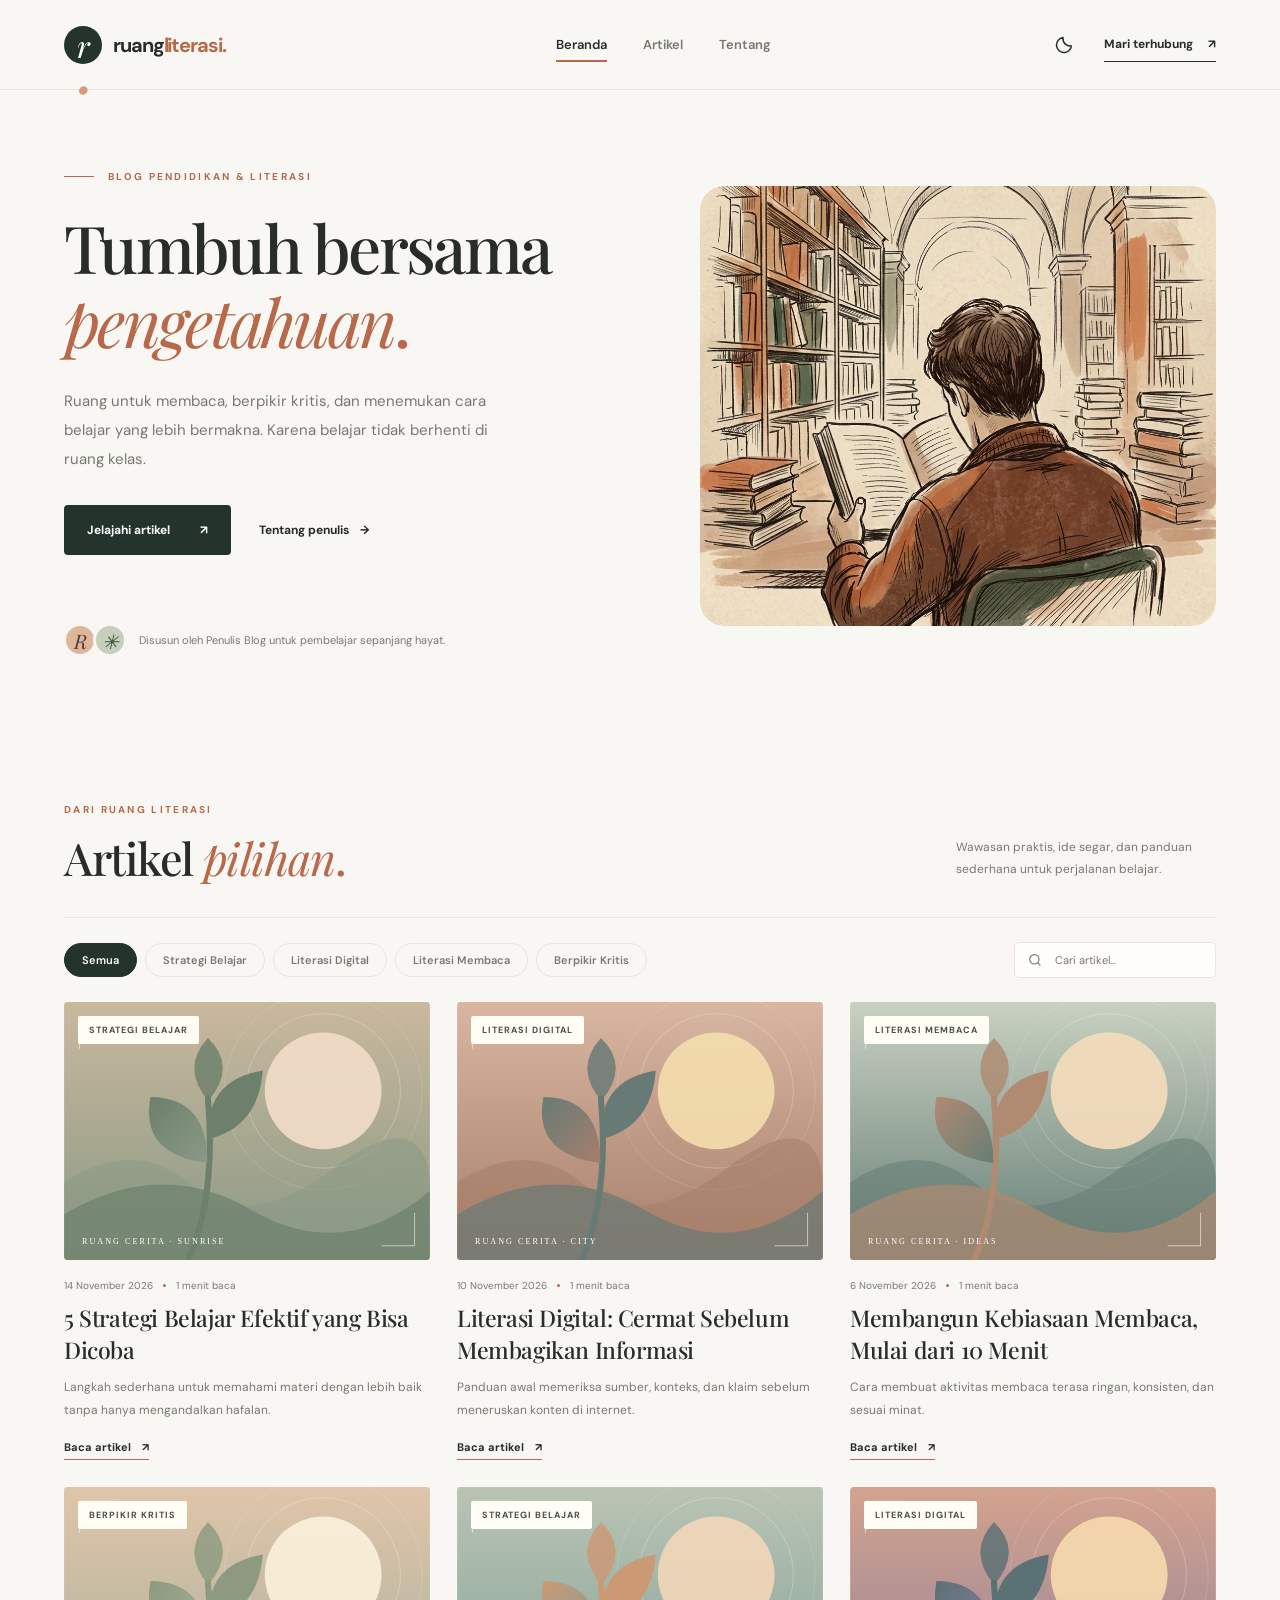
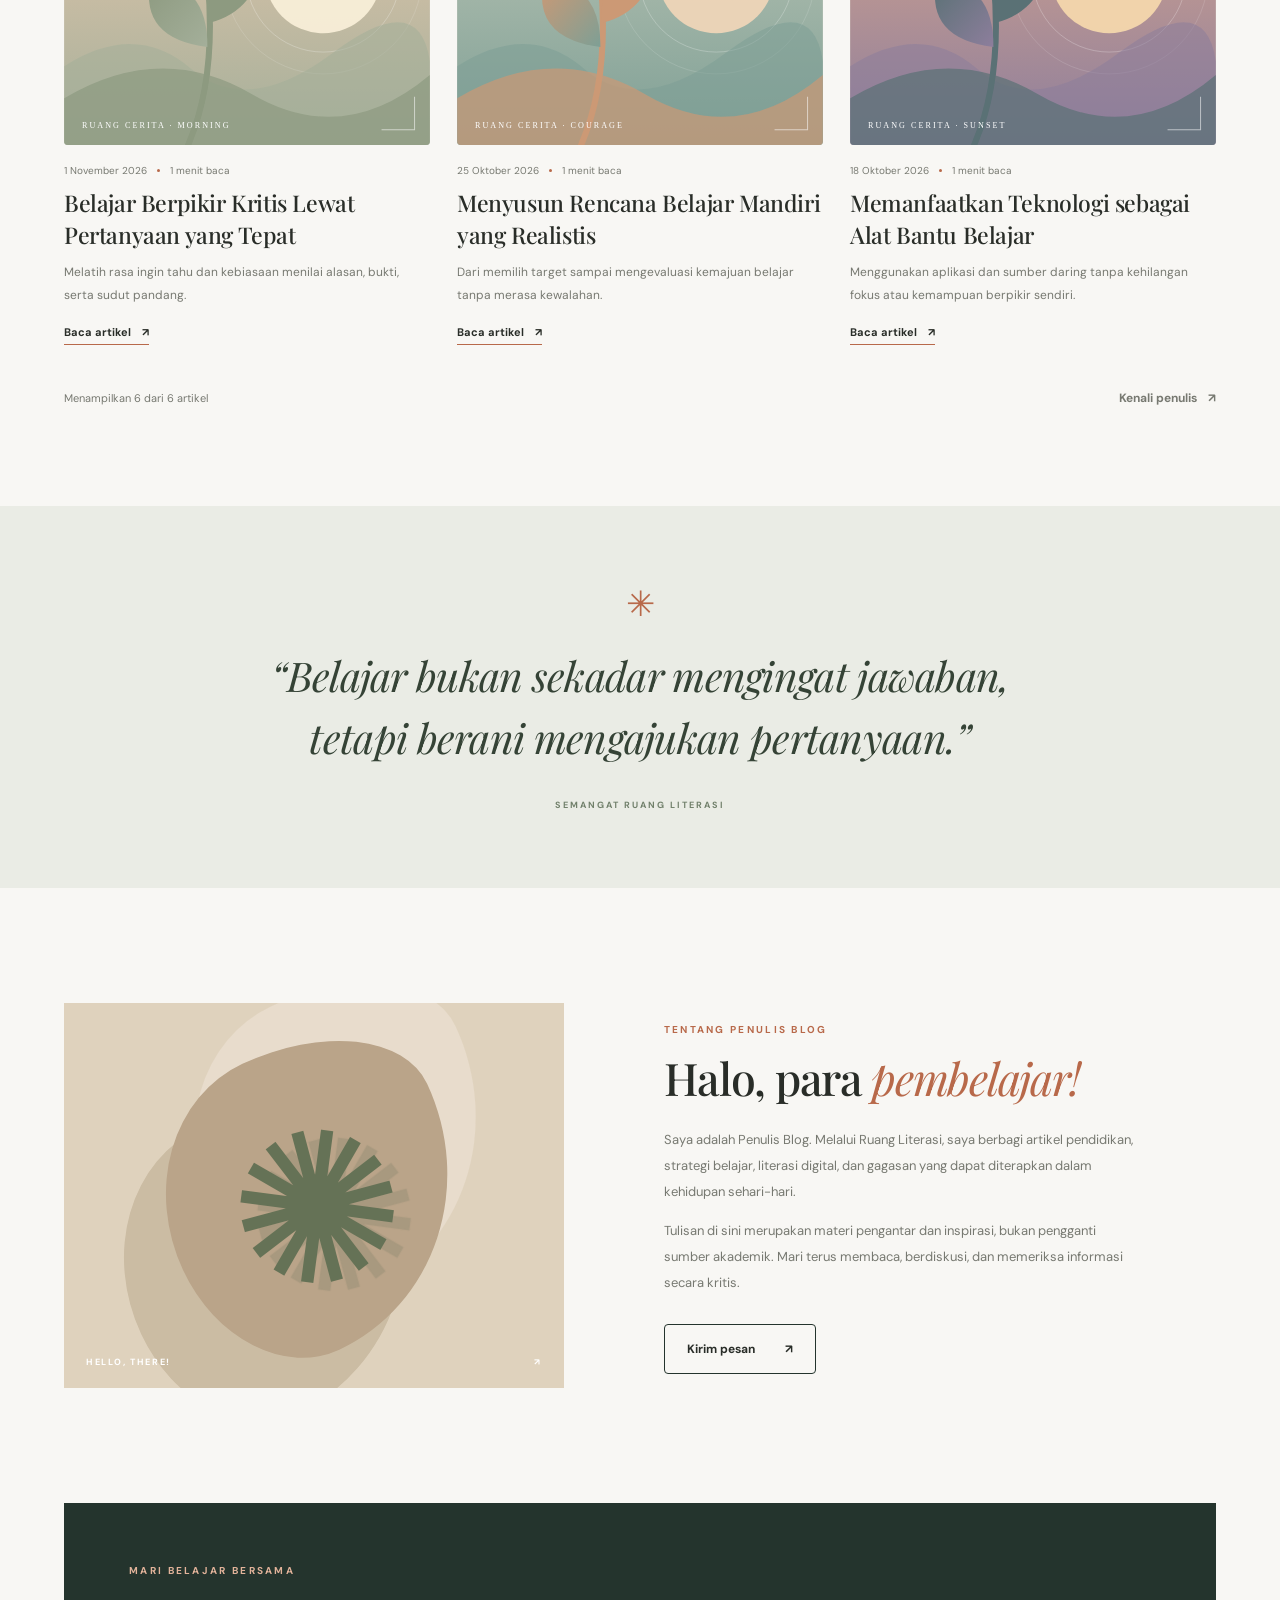
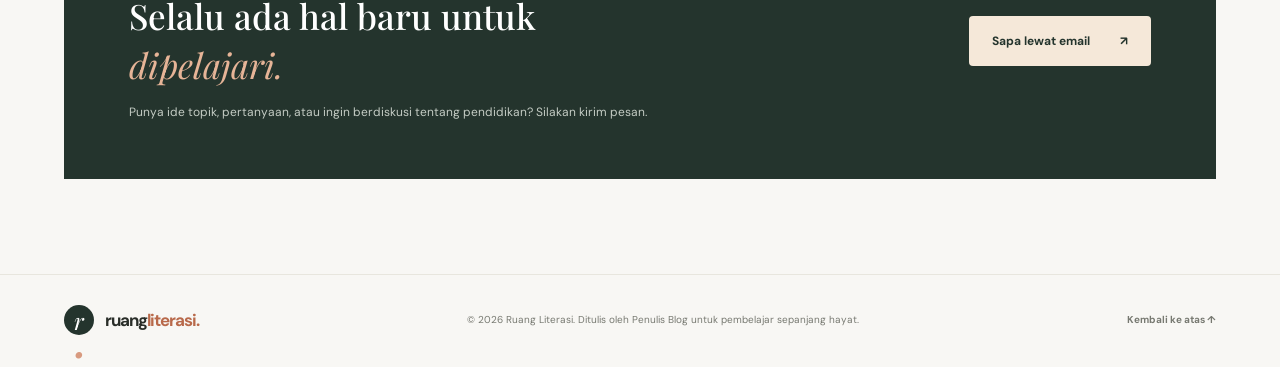
<file: index.html>
<!doctype html>
<html lang="id">
<head>
  <meta charset="UTF-8" />
  <meta name="viewport" content="width=device-width, initial-scale=1" />
  <meta name="theme-color" content="#f8f7f4" />
  <meta name="description" content="Ruang Literasi — blog pendidikan berisi wawasan belajar, literasi digital, metode belajar, dan pengembangan diri." />
  <meta property="og:title" content="Ruang Literasi — Blog Pendidikan" />
  <meta property="og:description" content="Gagasan, panduan, dan inspirasi untuk belajar sepanjang hayat." />
  <meta property="og:type" content="website" />
  <title>Ruang Literasi — Blog Pendidikan</title>
  <link rel="icon" href="assets/favicon.svg" type="image/svg+xml" />
  <link rel="stylesheet" href="style.css" />
  <script defer src="script.js"></script>
  <script defer src="https://identity.netlify.com/v1/netlify-identity-widget.js"></script>
</head>
<body>
  <div class="reading-progress" id="reading-progress" aria-hidden="true"></div>
  <header class="site-header">
    <div class="container nav-inner">
      <a class="brand" href="#beranda" aria-label="Ruang Literasi, beranda"><span class="brand-mark">r<span>•</span></span><span class="brand-name">ruang<span class="brand-em">literasi.</span></span></a>
      <nav class="main-nav" id="main-nav" aria-label="Navigasi utama">
        <a href="#beranda" data-nav="beranda" class="active">Beranda</a>
        <a href="#artikel" data-nav="artikel">Artikel</a>
        <a href="#tentang" data-nav="tentang">Tentang</a>
      </nav>
      <div class="nav-actions"><button class="icon-button theme-toggle" id="theme-toggle" type="button" aria-label="Ganti mode gelap atau terang" title="Ganti tema"><svg viewBox="0 0 24 24" fill="none" stroke="currentColor" stroke-width="1.8" stroke-linecap="round" stroke-linejoin="round"><path d="M20.9 13.2A9 9 0 0 1 10.8 3.1 9 9 0 1 0 20.9 13.2Z" /></svg></button><a href="mailto:halo@example.com?subject=Halo%20Ruang%20Cerita" class="nav-contact" id="nav-contact">Mari terhubung <span>↗</span></a><button class="icon-button mobile-toggle" id="mobile-toggle" aria-controls="main-nav" aria-expanded="false" aria-label="Buka menu"><span></span><span></span><span></span></button></div>
    </div>
  </header>
  <main id="app">
    <section class="hero container" id="beranda">
      <div class="hero-copy"><div class="eyebrow"><span class="eyebrow-line"></span> BLOG PENDIDIKAN & LITERASI</div><h1>Tumbuh bersama <em>pengetahuan</em><span class="period">.</span></h1><p>Ruang untuk membaca, berpikir kritis, dan menemukan cara belajar yang lebih bermakna. Karena belajar tidak berhenti di ruang kelas.</p><div class="hero-buttons"><a class="button button-dark" href="#artikel">Jelajahi artikel <span>↗</span></a><a class="text-link" href="#tentang">Tentang penulis <span>→</span></a></div><div class="hero-note"><div class="avatar-stack"><span>R</span><span>✳</span></div><span>Disusun oleh Penulis Blog untuk pembelajar sepanjang hayat.</span></div></div>    
<div class="hero-image">
  <img
    src="assets/berliterasi.webp"
    alt="Gambar utama Ruang Literasi"
    loading="eager"
    style="width:100%; height:100%; object-fit:cover; border-radius:24px;"
  />
</div>
    </section>
    <section class="section container article-section" id="artikel"><div class="section-head"><div><span class="section-kicker">DARI RUANG LITERASI</span><h2>Artikel <em>pilihan</em><span class="period">.</span></h2></div><p>Wawasan praktis, ide segar, dan panduan sederhana untuk perjalanan belajar.</p></div><div class="toolbar"><div class="categories" id="categories" aria-label="Filter kategori"></div><label class="search-field"><svg viewBox="0 0 24 24" fill="none" stroke="currentColor" stroke-width="1.8"><circle cx="11" cy="11" r="7"></circle><path d="m20 20-4-4"></path></svg><input id="search-input" type="search" placeholder="Cari artikel..." aria-label="Cari artikel"/></label></div><div class="article-grid" id="article-grid"></div><div class="empty-state" id="empty-state" hidden><span>✳</span><h3>Belum ada artikel yang cocok.</h3><p>Coba kata kunci atau kategori yang berbeda.</p><button class="button button-dark" id="reset-search" type="button">Tampilkan semua</button></div><div class="article-bottom"><span id="article-count"></span><a href="#tentang" class="text-link">Kenali penulis <span>↗</span></a></div></section>
    <section class="quote-section"><div class="container quote-inner"><span class="quote-spark">✳</span><blockquote>“Belajar bukan sekadar mengingat jawaban, tetapi berani mengajukan pertanyaan.”</blockquote><span class="quote-source">SEMANGAT RUANG LITERASI</span></div></section>
    <section class="about-section container" id="tentang"><div class="about-visual"><div class="about-blob"></div><div class="about-illustration">✺</div><span>HELLO, THERE! <span>↗</span></span></div><div class="about-copy"><span class="section-kicker">TENTANG PENULIS BLOG</span><h2>Halo, para <em>pembelajar!</em></h2><p>Saya adalah Penulis Blog. Melalui Ruang Literasi, saya berbagi artikel pendidikan, strategi belajar, literasi digital, dan gagasan yang dapat diterapkan dalam kehidupan sehari-hari.</p><p>Tulisan di sini merupakan materi pengantar dan inspirasi, bukan pengganti sumber akademik. Mari terus membaca, berdiskusi, dan memeriksa informasi secara kritis.</p><a class="button button-outline" id="about-email" href="mailto:halo@example.com?subject=Halo%20Ruang%20Cerita">Kirim pesan <span>↗</span></a></div></section>
    <section class="newsletter container"><div><span class="section-kicker">MARI BELAJAR BERSAMA</span><h2>Selalu ada hal baru untuk <em>dipelajari.</em></h2><p>Punya ide topik, pertanyaan, atau ingin berdiskusi tentang pendidikan? Silakan kirim pesan.</p></div><a class="button button-cream" id="newsletter-email" href="mailto:halo@example.com?subject=Salam%20dari%20Pembaca%20Blog">Sapa lewat email <span>↗</span></a></section>
  </main>
  <footer class="site-footer"><div class="container footer-inner"><a class="brand" href="#beranda"><span class="brand-mark">r<span>•</span></span><span class="brand-name">ruang<span class="brand-em">literasi.</span></span></a><p>© <span id="year"></span> Ruang Literasi. Ditulis oleh Penulis Blog untuk pembelajar sepanjang hayat.</p><a href="#beranda" class="back-top">Kembali ke atas ↑</a></div></footer>
  <dialog id="article-dialog" class="article-dialog" aria-labelledby="dialog-title"><div class="dialog-shell"><button id="close-article" type="button" class="close-article" aria-label="Tutup artikel">✕</button><div id="dialog-content"></div></div></dialog>
  <script>
    // Selesaikan tautan undangan Netlify Identity yang mengarah ke beranda.
    window.addEventListener('load', function () {
      if (window.netlifyIdentity) {
        window.netlifyIdentity.on('login', function () {
          window.location.href = '/admin/';
        });
      }
    });
  </script>
</body>
</html>
</file>
<file: style.css>
@import url('https://fonts.googleapis.com/css2?family=DM+Sans:wght@400;500;600;700&family=Playfair+Display:ital,wght@0,400;0,500;0,600;0,700;1,400;1,500;1,600&display=swap');
:root{--bg:#f8f7f4;--surface:#fffefa;--ink:#292d28;--muted:#777971;--line:#e8e6de;--accent:#b8694a;--accent-soft:#e5ae90;--dark:#24342d;--serif:'Playfair Display',Georgia,serif;--sans:'DM Sans',Arial,sans-serif}*{box-sizing:border-box}html{scroll-behavior:smooth;scroll-padding-top:100px}body{margin:0;background:var(--bg);color:var(--ink);font-family:var(--sans);-webkit-font-smoothing:antialiased}button,input{font:inherit}button,a{-webkit-tap-highlight-color:transparent}a{text-decoration:none;color:inherit}button{cursor:pointer}button:focus-visible,a:focus-visible,input:focus-visible{outline:3px solid var(--accent);outline-offset:3px}.container{width:min(1152px,calc(100% - 88px));margin-inline:auto}.site-header{height:90px;display:flex;align-items:center;border-bottom:1px solid var(--line);background:var(--bg);position:sticky;top:0;z-index:20;backdrop-filter:blur(12px)}.nav-inner,.nav-actions,.main-nav,.brand{display:flex;align-items:center}.nav-inner{justify-content:space-between}.brand{gap:11px;white-space:nowrap}.brand-mark{width:38px;height:38px;background:var(--dark);color:#fff;border-radius:50%;display:grid;place-items:center;font:italic 30px var(--serif);padding-bottom:5px}.brand-mark span{color:#d89a7f}.brand-name{font-size:20px;font-weight:700;letter-spacing:-1.1px}.brand-em{color:var(--accent)}.main-nav{gap:36px;margin-left:55px}.main-nav a{font-size:13px;font-weight:600;color:var(--muted);position:relative;padding:10px 0}.main-nav a:hover,.main-nav a.active{color:var(--ink)}.main-nav a.active::after{content:'';position:absolute;bottom:1px;left:0;width:100%;height:2px;background:var(--accent)}.nav-actions{gap:23px}.icon-button{border:0;background:none;color:var(--ink);padding:7px;display:grid;place-items:center}.theme-toggle svg{height:20px;width:20px}.nav-contact{font-size:12px;font-weight:700;border-bottom:1px solid var(--ink);padding:9px 0}.nav-contact span{margin-left:12px}.mobile-toggle{display:none}.hero{min-height:620px;display:grid;grid-template-columns:1.05fr .95fr;gap:65px;align-items:center;padding-block:64px 75px}.hero-copy{padding-top:16px}.eyebrow,.section-kicker{font-size:10px;letter-spacing:2.3px;font-weight:700;color:var(--accent)}.eyebrow{display:flex;align-items:center;gap:14px}.eyebrow-line{height:1px;width:30px;background:var(--accent)}h1,h2,h3,p{margin-top:0}.hero h1{font:500 clamp(52px,5.15vw,77px)/1.12 var(--serif);letter-spacing:-2.7px;margin:28px 0}.hero h1 em,.section h2 em,.about-copy h2 em,.newsletter h2 em{font-weight:400;color:var(--accent)}.period{color:var(--accent)}.hero-copy>p{max-width:430px;font-size:15px;line-height:1.95;color:var(--muted);margin-bottom:31px}.hero-buttons{display:flex;align-items:center;gap:28px}.button{border-radius:4px;padding:16px 22px;display:inline-flex;gap:30px;align-items:center;justify-content:space-between;font-size:12px;font-weight:700;border:1px solid transparent;transition:transform .2s,background .2s}.button:hover{transform:translateY(-2px)}.button-dark{background:var(--dark);color:#fff}.button-dark:hover{background:#42584a}.text-link{font-size:12px;font-weight:700;white-space:nowrap}.text-link span{margin-left:8px}.hero-note{display:flex;align-items:center;gap:12px;margin-top:68px;color:var(--muted);font-size:11px}.avatar-stack{display:flex;padding-left:3px}.avatar-stack span{display:grid;place-items:center;width:34px;height:34px;border-radius:50%;border:3px solid var(--bg);margin-left:-4px;background:#e0b69b;color:#4a4038;font:italic 20px var(--serif)}.avatar-stack span+span{background:#c7cebb;color:#445348}.hero-art{height:494px;border-radius:47% 47% 4px 4px;position:relative;overflow:hidden;isolation:isolate;background:linear-gradient(156deg,#ecd6c1 0%,#d5a98f 51%,#ac765c 100%)}.art-sun{position:absolute;width:270px;height:270px;border-radius:50%;background:radial-gradient(circle at 40% 35%,#f9ebcf,#e8c09d 74%);top:80px;left:calc(50% - 135px);box-shadow:0 0 80px #f9e2c299}.art-orbit{position:absolute;border:1px solid #fff6;border-radius:50%;width:420px;height:420px;left:calc(50% - 210px);top:6px}.orbit-two{width:570px;height:570px;left:calc(50% - 285px);top:-68px}.art-stem{position:absolute;width:8px;height:430px;bottom:-120px;left:50%;background:#5e6c4a;transform:rotate(-19deg);border-radius:100%}.art-leaf{position:absolute;background:linear-gradient(110deg,#697754,#384d39);height:205px;width:112px;border-radius:0 100% 0 100%;box-shadow:5px 15px 40px #3a48323b;z-index:1}.leaf-one{bottom:88px;left:calc(50% - 92px);transform:rotate(-42deg)}.leaf-two{bottom:131px;left:calc(50% + 13px);transform:scaleX(-1) rotate(-36deg);height:182px;width:102px}.art-circle{position:absolute;border-radius:50%;background:#d8b795;width:100px;height:100px;bottom:40px;right:35px;opacity:.55}.art-caption{position:absolute;bottom:20px;left:25px;right:25px;color:#fff;display:flex;justify-content:space-between;font-size:9px;letter-spacing:1.5px;z-index:4}.art-caption span+span{font-size:22px}.section{padding-top:65px;padding-bottom:100px}.section-head{display:flex;justify-content:space-between;align-items:end;margin-bottom:32px}.section h2,.about-copy h2{font:500 clamp(37px,3.5vw,50px)/1.2 var(--serif);letter-spacing:-1.3px;margin:13px 0 0}.section-head>p{color:var(--muted);font-size:12px;max-width:260px;line-height:1.8;margin-bottom:5px}.toolbar{display:flex;justify-content:space-between;gap:20px;align-items:center;border-top:1px solid var(--line);padding:24px 0}.categories{display:flex;gap:8px;flex-wrap:wrap}.category-button{border:1px solid var(--line);background:transparent;border-radius:30px;padding:9px 17px;color:var(--muted);font-size:11px;font-weight:600}.category-button:hover,.category-button.active{background:var(--dark);border-color:var(--dark);color:white}.search-field{border:1px solid var(--line);border-radius:5px;display:flex;align-items:center;gap:10px;padding:9px 12px;background:var(--surface)}.search-field svg{width:16px;height:16px;color:var(--muted)}.search-field input{background:none;border:0;outline:0;color:var(--ink);font-size:11px;width:150px}.article-grid{display:grid;grid-template-columns:repeat(3,minmax(0,1fr));gap:27px}.article-card{min-width:0}.article-image{display:block;position:relative;overflow:hidden;aspect-ratio:1.42;background:#d7d4ca;border-radius:4px}.article-image img{width:100%;height:100%;object-fit:cover;transition:transform .45s;display:block}.article-card:hover .article-image img{transform:scale(1.045)}.card-category{position:absolute;left:14px;top:14px;background:#fffdf4;padding:8px 11px;border-radius:2px;font-size:9px;letter-spacing:1px;font-weight:700;color:#455344;text-transform:uppercase}.card-meta{display:flex;gap:10px;align-items:center;margin:19px 0 10px;color:var(--muted);font-size:10px}.meta-dot{height:3px;width:3px;background:var(--accent);border-radius:50%}.card-title{font:500 23px/1.4 var(--serif);margin:0 0 10px;letter-spacing:-.4px}.card-title a:hover{color:var(--accent)}.card-excerpt{font-size:12px;line-height:1.9;color:var(--muted);margin:0 0 13px}.read-link{font-size:11px;font-weight:700;border-bottom:1px solid var(--accent);padding-bottom:5px;display:inline-block}.read-link span{padding-left:8px}.article-bottom{display:flex;justify-content:space-between;align-items:center;margin-top:45px;font-size:11px;color:var(--muted)}.empty-state{text-align:center;padding:70px 20px}.empty-state[hidden]{display:none}.empty-state span{font-size:40px;color:var(--accent)}.empty-state h3{font:26px var(--serif);margin:12px}.empty-state p{font-size:13px;color:var(--muted)}.empty-state button{margin-top:15px}.quote-section{background:#eaece5;padding:75px 0;text-align:center}.quote-inner{max-width:750px}.quote-spark{font-size:35px;color:var(--accent)}.quote-inner blockquote{font:italic 400 clamp(29px,3.2vw,43px)/1.52 var(--serif);margin:17px 0 24px;letter-spacing:-.7px;color:#354336}.quote-source{font-size:9px;letter-spacing:2px;font-weight:700;color:#71806b}.about-section{padding-block:115px;display:grid;grid-template-columns:.95fr 1.05fr;gap:100px;align-items:center}.about-visual{height:385px;position:relative;background:#dfd2bd;overflow:hidden;display:grid;place-items:center}.about-blob{position:absolute;width:300px;height:300px;transform:rotate(-25deg);border-radius:47% 53% 64% 36% / 54% 32% 68% 46%;background:#baa489;box-shadow:50px -40px 0 #e8dccc,-65px 40px 0 #cbbca3}.about-illustration{font:210px var(--serif);position:relative;color:#657256;transform:rotate(-15deg);text-shadow:15px 12px 1px #5c695630}.about-visual>span{position:absolute;left:22px;bottom:20px;font-size:9px;letter-spacing:1.7px;font-weight:700;color:#fff;width:calc(100% - 44px);display:flex;justify-content:space-between}.about-copy h2{margin-bottom:23px}.about-copy p{font-size:13px;color:var(--muted);line-height:2;max-width:470px}.button-outline{border-color:var(--dark);margin-top:15px}.newsletter{background:var(--dark);padding:55px 65px;color:#fff;display:flex;justify-content:space-between;align-items:center;gap:40px;margin-bottom:95px}.newsletter .section-kicker{color:#e2b39a}.newsletter h2{font:500 35px/1.4 var(--serif);max-width:480px;margin:12px 0}.newsletter h2 em{color:#e6b497}.newsletter p{font-size:12px;color:#c4ccc4;margin:0;line-height:1.9}.button-cream{background:#f5e8d9;color:var(--dark);white-space:nowrap}.site-footer{border-top:1px solid var(--line);padding:30px 0}.footer-inner{display:flex;align-items:center;justify-content:space-between;gap:20px}.footer-inner .brand-mark{width:30px;height:30px;font-size:23px}.footer-inner .brand-name{font-size:17px}.footer-inner p,.back-top{font-size:10px;color:var(--muted);margin:0}.back-top{font-weight:700}.reading-progress{height:3px;position:fixed;left:0;top:0;z-index:100;background:var(--accent);width:0;transition:width .08s}.article-dialog{border:0;padding:0;background:var(--bg);color:var(--ink);width:min(760px,calc(100% - 24px));max-height:min(90vh,960px);border-radius:8px;box-shadow:0 25px 100px #0004}.article-dialog::backdrop{background:#17241fd1;backdrop-filter:blur(5px)}.dialog-shell{padding:50px clamp(24px,7vw,78px) 60px;position:relative}.close-article{position:sticky;top:0;float:right;width:36px;height:36px;background:var(--dark);color:white;border:0;border-radius:50%;z-index:2}.dialog-kicker{font-size:10px;color:var(--accent);letter-spacing:1.4px;font-weight:700}.dialog-title{font:500 clamp(34px,5vw,50px)/1.25 var(--serif);margin:18px 0}.dialog-date{font-size:11px;color:var(--muted);margin-bottom:30px}.dialog-cover{width:100%;aspect-ratio:1.7;object-fit:cover;border-radius:4px;margin-bottom:25px}.article-body p{font-size:15px;line-height:2.15;color:var(--ink);margin-bottom:22px}.dialog-end{border-top:1px solid var(--line);margin-top:35px;padding-top:22px;font-size:12px;color:var(--muted)}body.dark{--bg:#19211d;--surface:#25302a;--ink:#eaeae3;--muted:#aeb9ae;--line:#35433a;--accent:#e5a581;--dark:#354e40}body.dark .brand-mark,body.dark .button-dark,body.dark .category-button.active,body.dark .close-article{background:#50634f}body.dark .quote-section{background:#2e3a31}body.dark .quote-inner blockquote{color:#eee}body.dark .quote-source{color:#bbccbb}body.dark .newsletter{background:#28382f}body.dark .nav-contact{border-color:#dee5dd}body.dark .hero-art{filter:saturate(.85)}body.dark .card-category{background:#e9eee5}body.dark .hero-note .avatar-stack span{border-color:var(--bg)}
@media(max-width:1000px){.container{width:min(100% - 48px,1152px)}.hero{gap:30px}.hero h1{font-size:clamp(44px,5.8vw,65px)}.hero-art{height:440px}.main-nav{margin-left:15px;gap:22px}.nav-actions{gap:12px}.about-section{gap:55px}.newsletter{padding:45px}}@media(max-width:720px){.container{width:calc(100% - 38px)}.site-header{height:72px}.main-nav{display:none;position:absolute;top:71px;left:0;right:0;padding:18px 24px 23px;background:var(--bg);border-bottom:1px solid var(--line);margin:0;flex-direction:column;align-items:flex-start;gap:8px}.main-nav.open{display:flex}.main-nav a{padding:10px}.mobile-toggle{display:flex;flex-direction:column;gap:4px}.mobile-toggle span{width:20px;height:2px;background:var(--ink)}.nav-contact{display:none}.brand-name{font-size:18px}.hero{grid-template-columns:1fr;gap:40px;padding-block:60px;min-height:0}.hero h1{font-size:clamp(49px,10vw,73px);margin:20px 0}.hero-copy>p{font-size:14px}.hero-note{margin-top:34px}.hero-art{height:470px;max-width:500px;width:100%;margin:auto}.section{padding-block:40px 75px}.section-head{display:block}.section-head>p{margin-top:17px}.toolbar{align-items:stretch;flex-direction:column}.search-field input{width:100%}.article-grid{grid-template-columns:repeat(2,minmax(0,1fr));gap:24px 16px}.card-title{font-size:20px}.card-excerpt{font-size:11px}.quote-section{padding:70px 0}.about-section{grid-template-columns:1fr;gap:38px;padding-block:80px}.about-visual{height:350px}.newsletter{padding:38px 25px;display:block;margin-bottom:65px}.newsletter .button{margin-top:26px}.newsletter h2{font-size:30px}.footer-inner{flex-wrap:wrap}.footer-inner p{order:3;width:100%}}@media(max-width:470px){.hero-art{height:380px}.hero h1{letter-spacing:-1.7px}.hero-buttons{gap:16px}.button{padding:14px 16px;gap:12px}.article-grid{grid-template-columns:1fr}.article-image{aspect-ratio:1.6}.card-title{font-size:24px}.card-excerpt{font-size:12px}.about-visual{height:300px}.hero-note{font-size:10px}}
@media(prefers-reduced-motion:reduce){html{scroll-behavior:auto}*,*:before,*:after{transition:none!important;animation:none!important}}

/* Mempertahankan Enter pada isi artikel */
.article-body p {
  white-space: pre-line;
}

/* Gambar utama halaman Beranda */
.hero-image {
  width: 100%;
  height: 440px;
  overflow: hidden;
  border-radius: 24px;
}

.hero-image img {
  width: 100%;
  height: 100%;
  display: block;
  object-fit: cover;
  object-position: center;
}

/* Tampilan gambar pada HP */
@media (max-width: 768px) {
  .hero-image {
    height: 300px;
    border-radius: 18px;
  }
}

/* Animasi gambar utama Beranda */
.hero-image {
  animation: heroFadeIn 1s ease-out both;
}

@keyframes heroFadeIn {
  from {
    opacity: 0;
    transform: translateY(25px);
  }

  to {
    opacity: 1;
    transform: translateY(0);
  }
}

/* Menghormati pengaturan pengurangan animasi */
@media (prefers-reduced-motion: reduce) {
  .hero-image {
    animation: none;
  }
}
</file>
